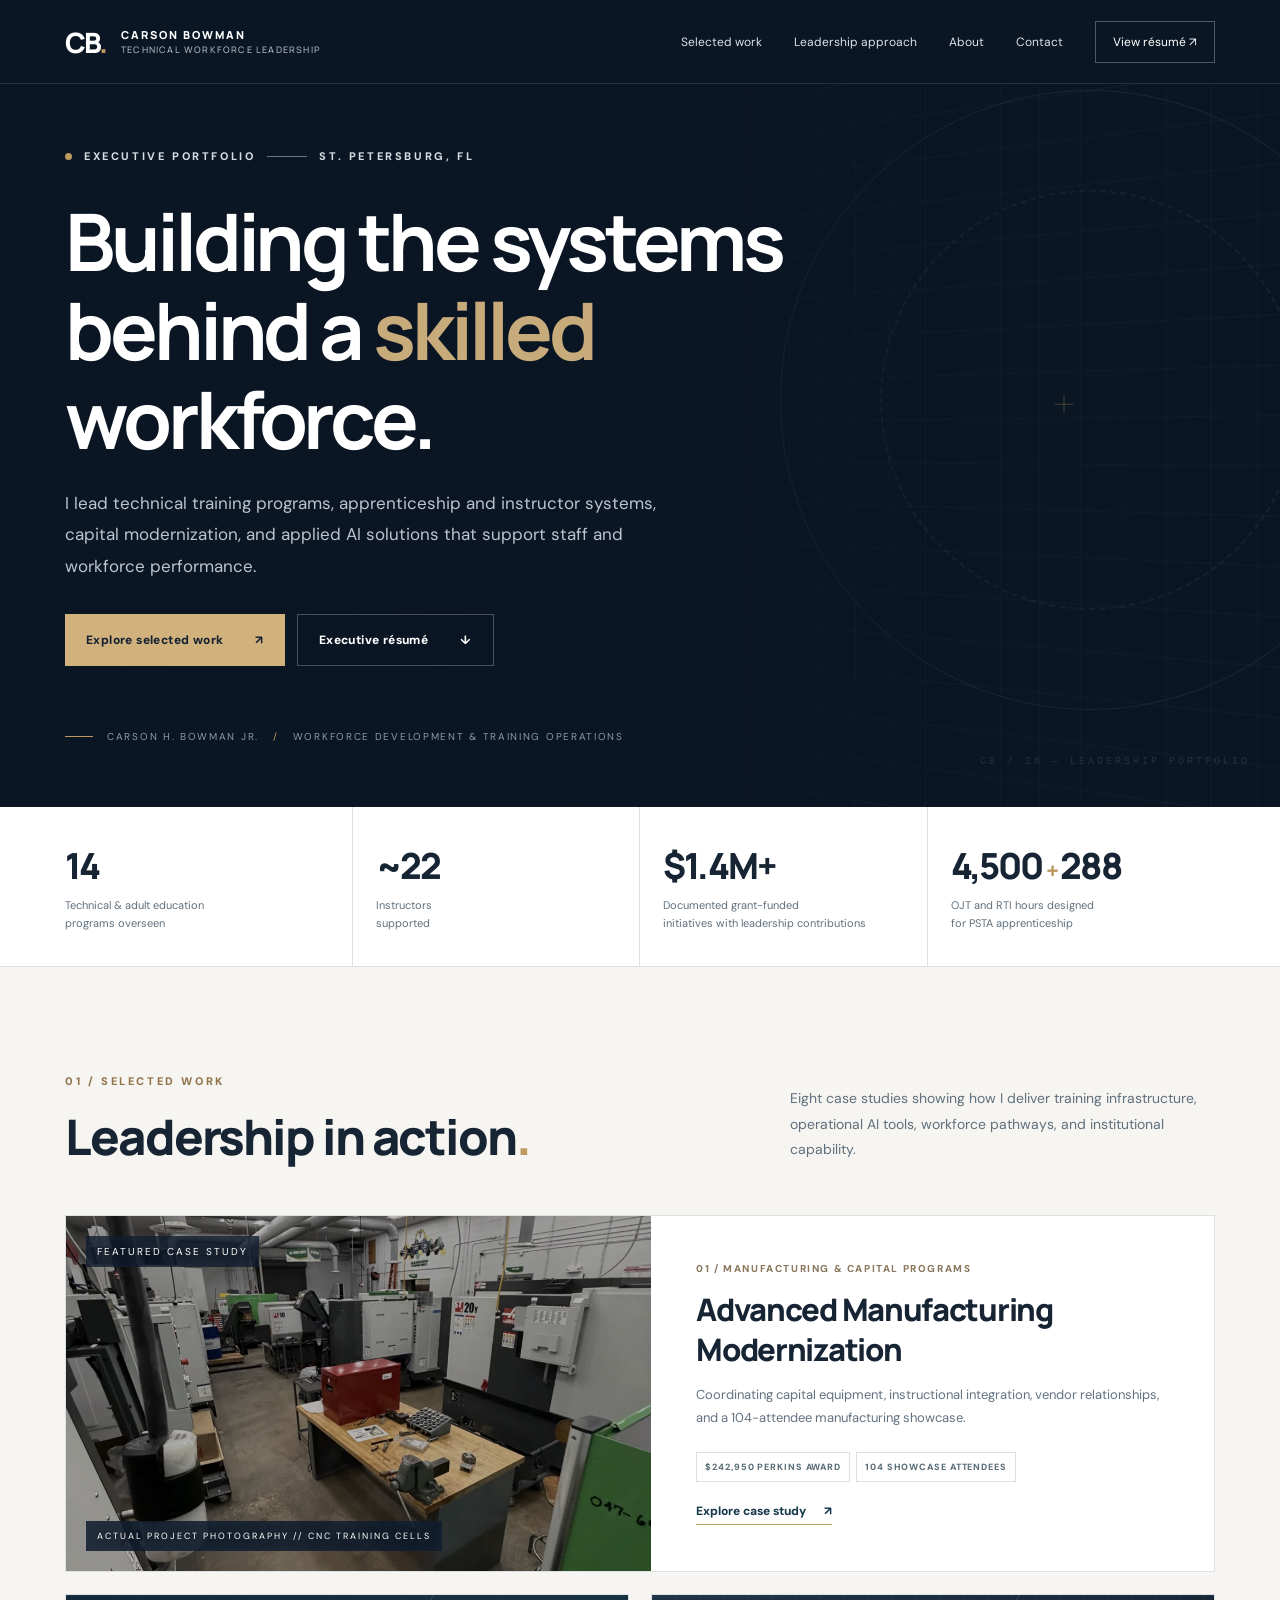
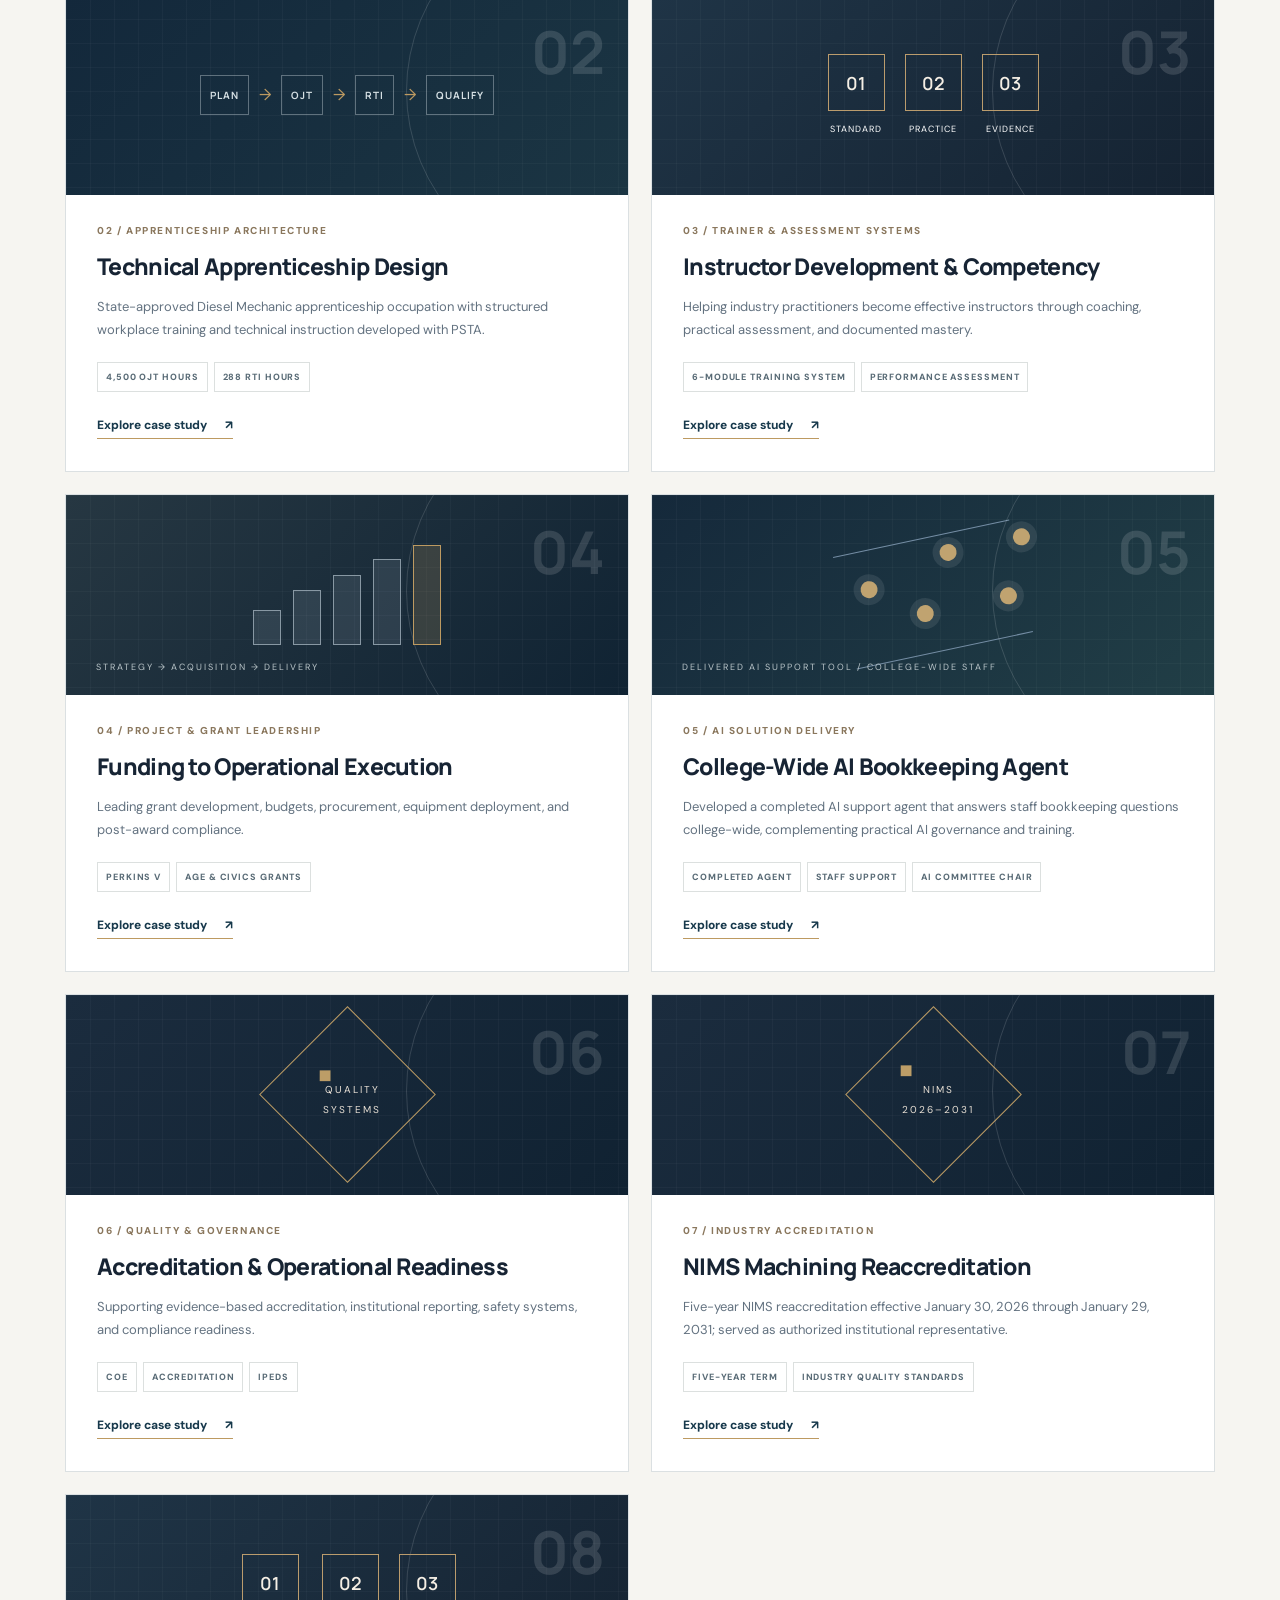
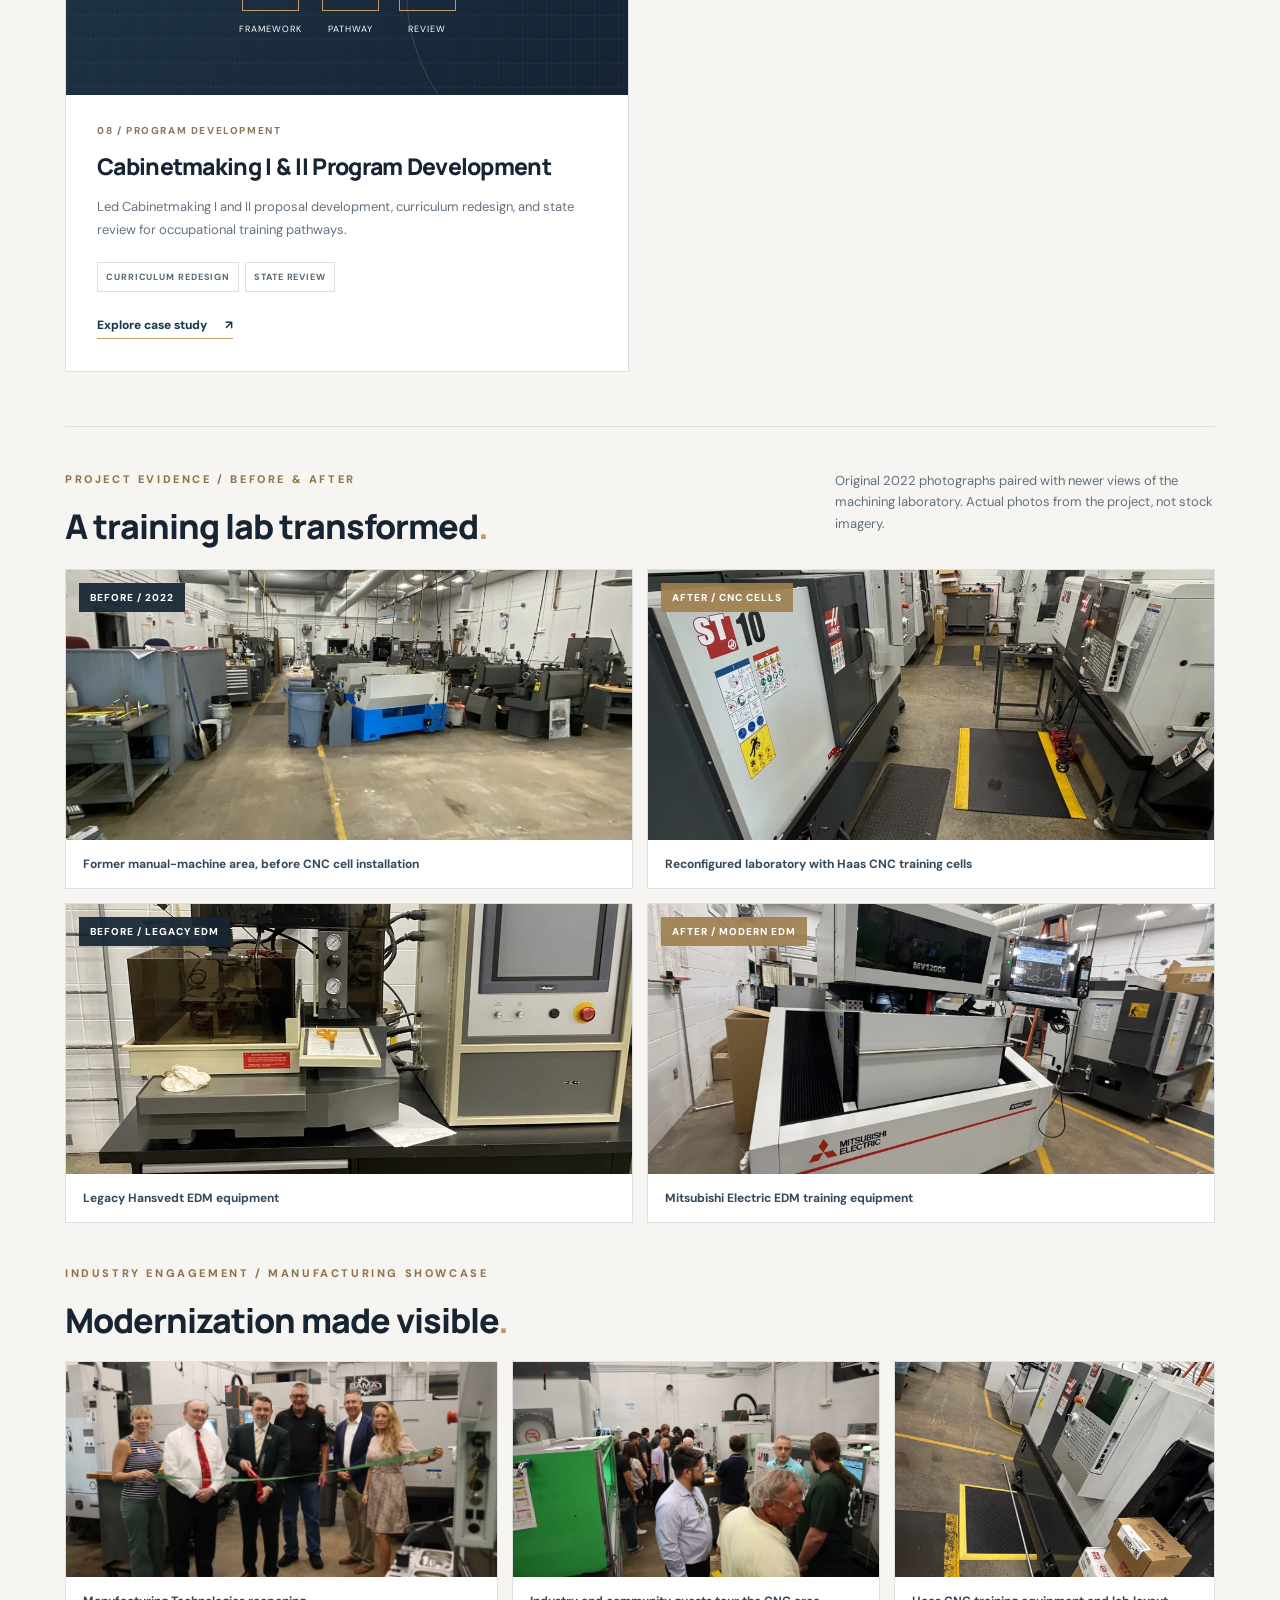
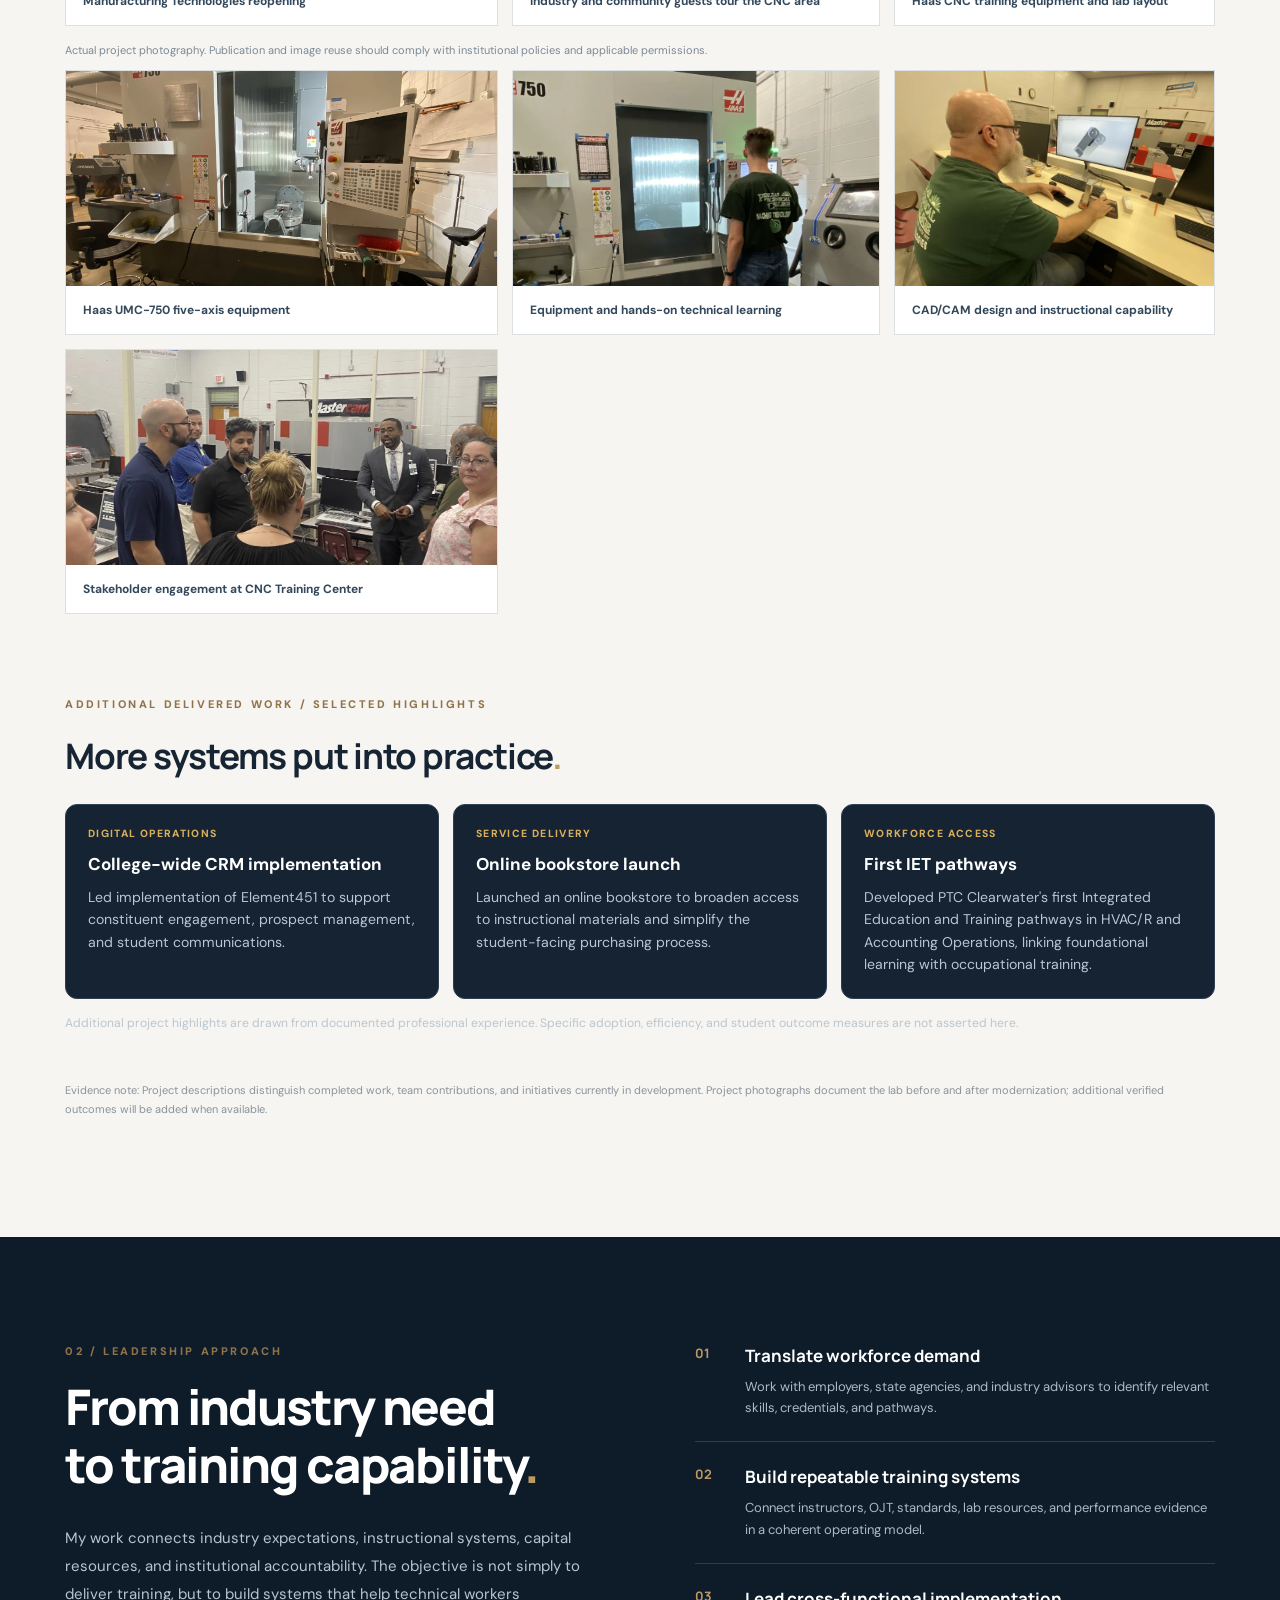
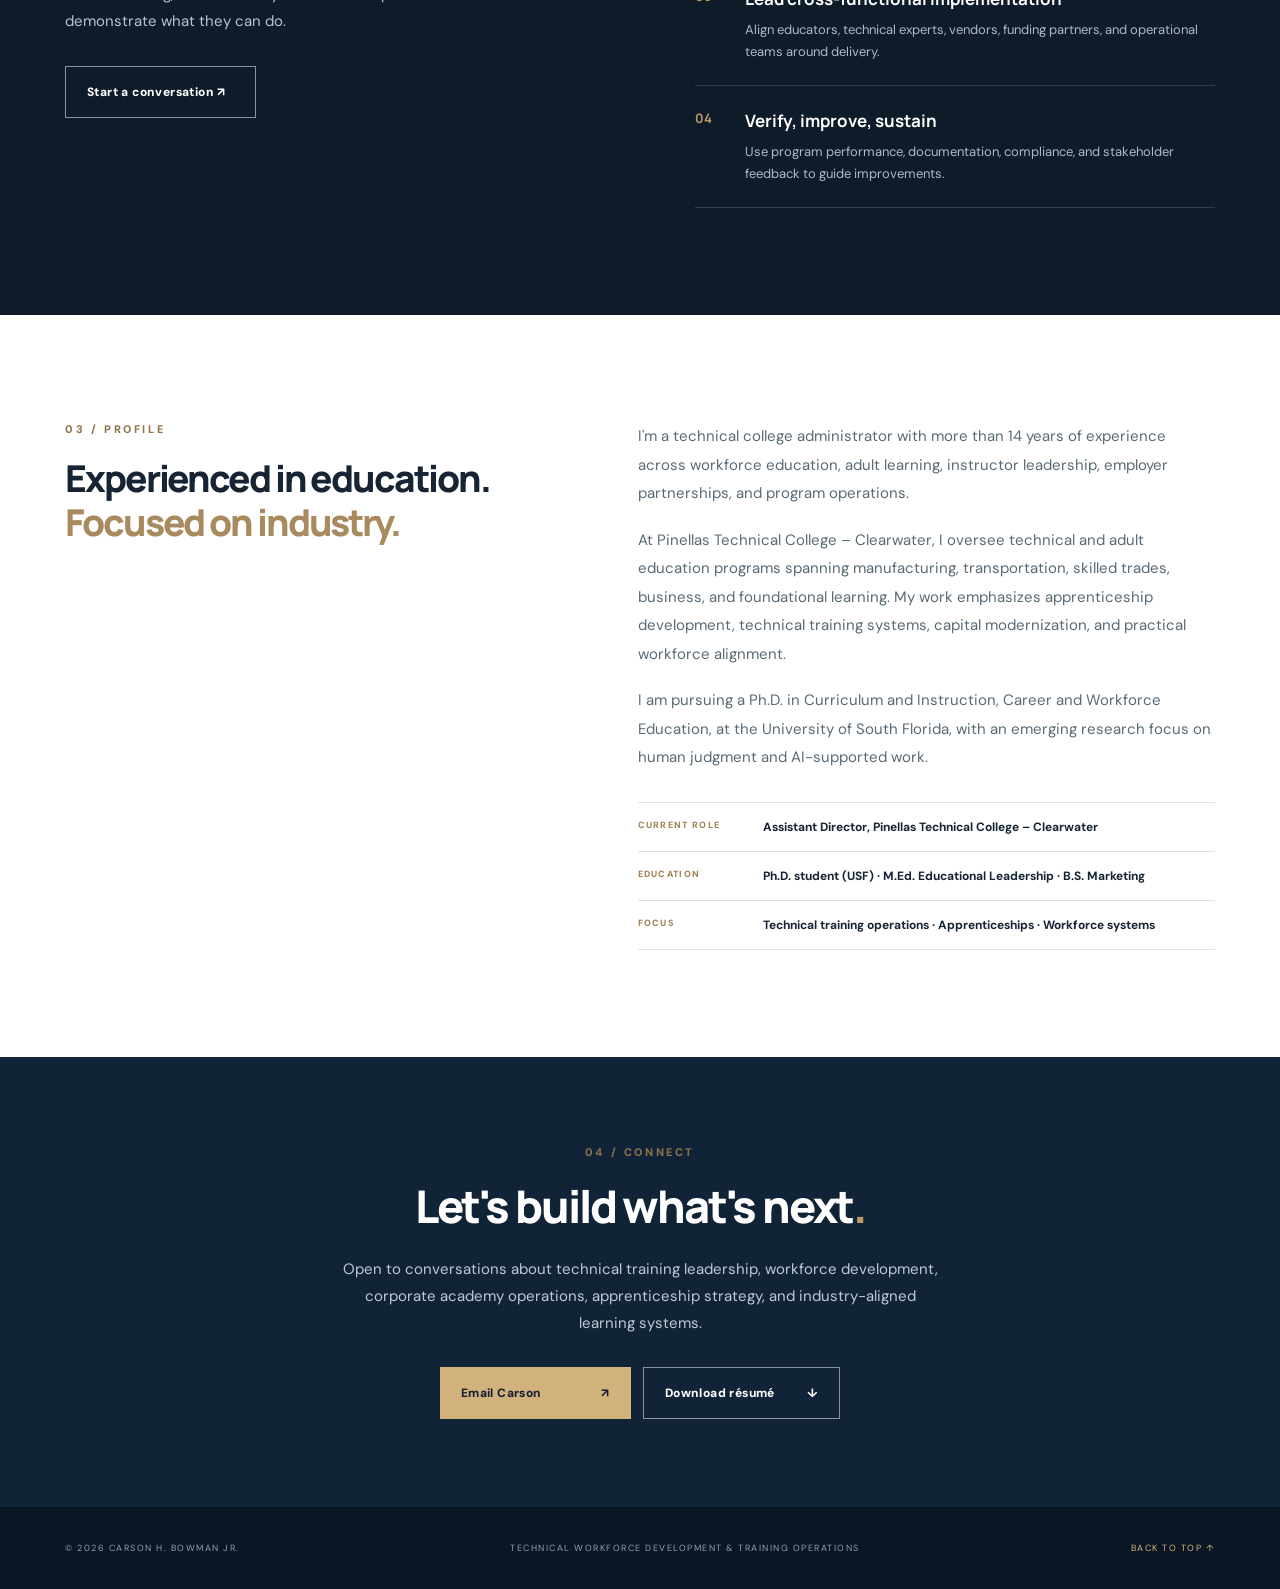
<file: index.html>
<!DOCTYPE html>
<html lang="en">
<head>
  <meta charset="UTF-8" />
  <meta name="viewport" content="width=device-width, initial-scale=1" />
  <meta name="description" content="Carson H. Bowman Jr. — Technical workforce development, training operations, apprenticeships and advanced manufacturing leadership." />
  <meta name="theme-color" content="#0b1624" />
  <title>Carson H. Bowman Jr. | Technical Workforce Leadership</title>
  <link rel="preconnect" href="https://fonts.googleapis.com" />
  <link rel="preconnect" href="https://fonts.gstatic.com" crossorigin />
  <link href="https://fonts.googleapis.com/css2?family=DM+Sans:wght@400;500;600;700&family=Manrope:wght@400;500;600;700;800&display=swap" rel="stylesheet" />
  <link rel="stylesheet" href="styles.css" />
  <script src="script.js" defer></script>
</head>
<body>
<a class="skip" href="#main">Skip to content</a>
<header class="site-header">
  <a class="brand" href="#top"><span class="brand-mark">CB<span>.</span></span><span class="brand-name">CARSON BOWMAN <small>TECHNICAL WORKFORCE LEADERSHIP</small></span></a>
  <button class="menu-btn" id="menuBtn" aria-expanded="false" aria-controls="navLinks" aria-label="Toggle navigation"><span></span><span></span><span></span></button>
  <nav class="nav" id="navLinks" aria-label="Main navigation">
    <a href="#work">Selected work</a><a href="#approach">Leadership approach</a><a href="#about">About</a><a href="#contact">Contact</a>
    <a class="nav-resume" href="assets/Carson_Bowman_Executive_Resume.pdf" target="_blank" rel="noopener">View résumé ↗</a>
  </nav>
</header>
<main id="main">
  <section class="hero" id="top">
    <div class="hero-art" aria-hidden="true"><div class="ring r1"></div><div class="ring r2"></div><div class="grid-mesh"></div><div class="crosshair">+</div><div class="measure">CB / 26 — LEADERSHIP PORTFOLIO</div></div>
    <div class="container hero-content">
      <div class="eyebrow"><span class="dot"></span> EXECUTIVE PORTFOLIO <span class="eyebrow-rule"></span> ST. PETERSBURG, FL</div>
      <h1>Building the systems<br />behind a <em>skilled</em><br />workforce.</h1>
      <p class="hero-desc">I lead technical training programs, apprenticeship and instructor systems, capital modernization, and applied AI solutions that support staff and workforce performance.</p>
      <div class="hero-actions"><a class="btn primary" href="#work">Explore selected work <span>↗</span></a><a class="btn outline" href="assets/Carson_Bowman_Executive_Resume.pdf" target="_blank" rel="noopener">Executive résumé <span>↓</span></a></div>
      <div class="hero-byline"><span class="fine-line"></span> CARSON H. BOWMAN JR. <span class="sep">/</span> WORKFORCE DEVELOPMENT & TRAINING OPERATIONS</div>
    </div>
  </section>
  <section class="metrics" aria-label="Career scope"><div class="container metrics-grid">
    <div class="metric"><strong>14</strong><span>Technical & adult education<br />programs overseen</span></div>
    <div class="metric"><strong>~22</strong><span>Instructors<br />supported</span></div>
    <div class="metric"><strong>$1.4M+</strong><span>Documented grant-funded<br />initiatives with leadership contributions</span></div>
    <div class="metric"><strong>4,500<span class="metric-plus"> + </span>288</strong><span>OJT and RTI hours designed<br />for PSTA apprenticeship</span></div>
  </div></section>
  <section class="section work-section" id="work"><div class="container">
    <div class="section-top"><div><div class="kicker">01 / SELECTED WORK</div><h2>Leadership in action<span class="gold">.</span></h2></div><p>Eight case studies showing how I deliver training infrastructure, operational AI tools, workforce pathways, and institutional capability.</p></div>
    <div class="work-grid">
      <article class="project featured" data-project="manufacturing"><div class="project-visual manufacturing photo-feature"><img src="assets/photos/after-cnc-lab.webp" alt="Upgraded CNC machining laboratory with Haas training equipment" loading="lazy"/><div class="visual-tag">FEATURED CASE STUDY</div><div class="visual-code">ACTUAL PROJECT PHOTOGRAPHY // CNC TRAINING CELLS</div></div><div class="project-info"><div class="project-index">01 / MANUFACTURING & CAPITAL PROGRAMS</div><h3>Advanced Manufacturing Modernization</h3><p>Coordinating capital equipment, instructional integration, vendor relationships, and a 104-attendee manufacturing showcase.</p><div class="tags"><span>$242,950 PERKINS AWARD</span><span>104 SHOWCASE ATTENDEES</span></div><button class="text-link" data-open="manufacturing">Explore case study <span>↗</span></button></div></article>
      <article class="project" data-project="apprenticeship"><div class="project-visual apprenticeship"><span class="visual-number">02</span><div class="path-graphic"><span>PLAN</span><i>→</i><span>OJT</span><i>→</i><span>RTI</span><i>→</i><span>QUALIFY</span></div></div><div class="project-info"><div class="project-index">02 / APPRENTICESHIP ARCHITECTURE</div><h3>Technical Apprenticeship Design</h3><p>State-approved Diesel Mechanic apprenticeship occupation with structured workplace training and technical instruction developed with PSTA.</p><div class="tags"><span>4,500 OJT HOURS</span><span>288 RTI HOURS</span></div><button class="text-link" data-open="apprenticeship">Explore case study <span>↗</span></button></div></article>
      <article class="project" data-project="instructors"><div class="project-visual instructors"><span class="visual-number">03</span><div class="assessment-graphic"><div><b>01</b><span>STANDARD</span></div><div><b>02</b><span>PRACTICE</span></div><div><b>03</b><span>EVIDENCE</span></div></div></div><div class="project-info"><div class="project-index">03 / TRAINER & ASSESSMENT SYSTEMS</div><h3>Instructor Development & Competency</h3><p>Helping industry practitioners become effective instructors through coaching, practical assessment, and documented mastery.</p><div class="tags"><span>6-MODULE TRAINING SYSTEM</span><span>PERFORMANCE ASSESSMENT</span></div><button class="text-link" data-open="instructors">Explore case study <span>↗</span></button></div></article>
      <article class="project" data-project="grants"><div class="project-visual grants"><span class="visual-number">04</span><div class="bars"><span></span><span></span><span></span><span></span><span></span></div><div class="visual-code">STRATEGY → ACQUISITION → DELIVERY</div></div><div class="project-info"><div class="project-index">04 / PROJECT & GRANT LEADERSHIP</div><h3>Funding to Operational Execution</h3><p>Leading grant development, budgets, procurement, equipment deployment, and post-award compliance.</p><div class="tags"><span>PERKINS V</span><span>AGE & CIVICS GRANTS</span></div><button class="text-link" data-open="grants">Explore case study <span>↗</span></button></div></article>
      <article class="project" data-project="ai"><div class="project-visual ai"><span class="visual-number">05</span><div class="network-graphic"><span class="node n1"></span><span class="node n2"></span><span class="node n3"></span><span class="node n4"></span><span class="node n5"></span></div><div class="visual-code">DELIVERED AI SUPPORT TOOL / COLLEGE-WIDE STAFF</div></div><div class="project-info"><div class="project-index">05 / AI SOLUTION DELIVERY</div><h3>College-Wide AI Bookkeeping Agent</h3><p>Developed a completed AI support agent that answers staff bookkeeping questions college-wide, complementing practical AI governance and training.</p><div class="tags"><span>COMPLETED AGENT</span><span>STAFF SUPPORT</span><span>AI COMMITTEE CHAIR</span></div><button class="text-link" data-open="ai">Explore case study <span>↗</span></button></div></article>
      <article class="project" data-project="governance"><div class="project-visual governance"><span class="visual-number">06</span><div class="shield-graphic">◆<span>QUALITY<br />SYSTEMS</span></div></div><div class="project-info"><div class="project-index">06 / QUALITY & GOVERNANCE</div><h3>Accreditation & Operational Readiness</h3><p>Supporting evidence-based accreditation, institutional reporting, safety systems, and compliance readiness.</p><div class="tags"><span>COE</span><span>ACCREDITATION</span><span>IPEDS</span></div><button class="text-link" data-open="governance">Explore case study <span>↗</span></button></div></article>
      <article class="project" data-project="nims"><div class="project-visual governance"><span class="visual-number">07</span><div class="shield-graphic">◆<span>NIMS<br />2026–2031</span></div></div><div class="project-info"><div class="project-index">07 / INDUSTRY ACCREDITATION</div><h3>NIMS Machining Reaccreditation</h3><p>Five-year NIMS reaccreditation effective January 30, 2026 through January 29, 2031; served as authorized institutional representative.</p><div class="tags"><span>FIVE-YEAR TERM</span><span>INDUSTRY QUALITY STANDARDS</span></div><button class="text-link" data-open="nims">Explore case study <span>↗</span></button></div></article>
      <article class="project" data-project="cabinetmaking"><div class="project-visual instructors"><span class="visual-number">08</span><div class="assessment-graphic"><div><b>01</b><span>FRAMEWORK</span></div><div><b>02</b><span>PATHWAY</span></div><div><b>03</b><span>REVIEW</span></div></div></div><div class="project-info"><div class="project-index">08 / PROGRAM DEVELOPMENT</div><h3>Cabinetmaking I &amp; II Program Development</h3><p>Led Cabinetmaking I and II proposal development, curriculum redesign, and state review for occupational training pathways.</p><div class="tags"><span>CURRICULUM REDESIGN</span><span>STATE REVIEW</span></div><button class="text-link" data-open="cabinetmaking">Explore case study <span>↗</span></button></div></article>
    </div>
    <section class="transformation" aria-labelledby="transformationTitle">
      <div class="transformation-heading"><div><div class="kicker">PROJECT EVIDENCE / BEFORE &amp; AFTER</div><h3 id="transformationTitle">A training lab transformed<span class="gold">.</span></h3></div><p>Original 2022 photographs paired with newer views of the machining laboratory. Actual photos from the project, not stock imagery.</p></div>
      <div class="comparison-grid">
        <figure class="compare-panel"><div class="compare-label">BEFORE / 2022</div><img src="assets/photos/before-manual-lab.webp" alt="Machining lab in 2022 with conventional manual machine stations" loading="lazy"/><figcaption>Former manual-machine area, before CNC cell installation</figcaption></figure>
        <figure class="compare-panel"><div class="compare-label after">AFTER / CNC CELLS</div><img src="assets/photos/after-cnc-cells.webp" alt="Same machining program after modernization, showing the CNC cell layout" loading="lazy"/><figcaption>Reconfigured laboratory with Haas CNC training cells</figcaption></figure>
        <figure class="compare-panel"><div class="compare-label">BEFORE / LEGACY EDM</div><img src="assets/photos/before-hansvedt-control.webp" alt="Older Hansvedt EDM and its separate control console" loading="lazy"/><figcaption>Legacy Hansvedt EDM equipment</figcaption></figure>
        <figure class="compare-panel"><div class="compare-label after">AFTER / MODERN EDM</div><img src="assets/photos/after-mitsubishi-edm.webp" alt="Newer Mitsubishi Electric EDM machine installed in machining laboratory" loading="lazy"/><figcaption>Mitsubishi Electric EDM training equipment</figcaption></figure>
      </div>
      <div class="showcase-gallery-title"><div class="kicker">INDUSTRY ENGAGEMENT / MANUFACTURING SHOWCASE</div><h3>Modernization made visible<span class="gold">.</span></h3></div>
      <div class="showcase-gallery">
        <figure><img src="assets/photos/showcase-ribbon-cutting.webp" alt="Manufacturing reopening ribbon-cutting in the renovated CNC lab" loading="lazy"/><figcaption>Manufacturing Technologies reopening</figcaption></figure>
        <figure><img src="assets/photos/showcase-tour.webp" alt="Visitors touring CNC machining equipment during manufacturing showcase" loading="lazy"/><figcaption>Industry and community guests tour the CNC area</figcaption></figure>
        <figure><img src="assets/photos/after-haas-cnc-row.webp" alt="Row of Haas ST-series CNC machines in upgraded machining shop" loading="lazy"/><figcaption>Haas CNC training equipment and lab layout</figcaption></figure>
      </div>
      <p class="image-disclosure">Actual project photography. Publication and image reuse should comply with institutional policies and applicable permissions.</p>
    </section>
    <section class="showcase-gallery" aria-label="Additional machining training photography">
      <figure><img src="assets/photos/haas-umc750-five-axis.webp" alt="Haas UMC-750 five-axis machining center in technical training lab" loading="lazy"/><figcaption>Haas UMC-750 five-axis equipment</figcaption></figure>
      <figure><img src="assets/photos/haas-umc750-trainee.webp" alt="Technical trainee at Haas UMC-750 machining center" loading="lazy"/><figcaption>Equipment and hands-on technical learning</figcaption></figure>
      <figure><img src="assets/photos/cad-cam-instructor.webp" alt="Instructor using CAD/CAM software in CNC training center" loading="lazy"/><figcaption>CAD/CAM design and instructional capability</figcaption></figure>
      <figure><img src="assets/photos/cnc-training-center-stakeholder-visit.webp" alt="Institutional stakeholder discussion during CNC training center visit" loading="lazy"/><figcaption>Stakeholder engagement at CNC Training Center</figcaption></figure>
    </section>
    <section class="additional-impact" aria-labelledby="additionalImpactTitle">
      <div class="kicker">ADDITIONAL DELIVERED WORK / SELECTED HIGHLIGHTS</div>
      <h3 id="additionalImpactTitle">More systems put into practice<span class="gold">.</span></h3>
      <div class="impact-grid">
        <article><span class="impact-label">DIGITAL OPERATIONS</span><h4>College-wide CRM implementation</h4><p>Led implementation of Element451 to support constituent engagement, prospect management, and student communications.</p></article>
        <article><span class="impact-label">SERVICE DELIVERY</span><h4>Online bookstore launch</h4><p>Launched an online bookstore to broaden access to instructional materials and simplify the student-facing purchasing process.</p></article>
        <article><span class="impact-label">WORKFORCE ACCESS</span><h4>First IET pathways</h4><p>Developed PTC Clearwater's first Integrated Education and Training pathways in HVAC/R and Accounting Operations, linking foundational learning with occupational training.</p></article>
      </div>
      <p class="impact-disclaimer">Additional project highlights are drawn from documented professional experience. Specific adoption, efficiency, and student outcome measures are not asserted here.</p>
    </section>
    <p class="evidence-note">Evidence note: Project descriptions distinguish completed work, team contributions, and initiatives currently in development. Project photographs document the lab before and after modernization; additional verified outcomes will be added when available.</p>
  </div></section>
  <section class="section approach-section" id="approach"><div class="container approach-layout"><div><div class="kicker">02 / LEADERSHIP APPROACH</div><h2>From industry need<br />to training capability<span class="gold">.</span></h2><p class="approach-lede">My work connects industry expectations, instructional systems, capital resources, and institutional accountability. The objective is not simply to deliver training, but to build systems that help technical workers demonstrate what they can do.</p><a class="btn outline light" href="#contact">Start a conversation ↗</a></div><div class="approach-list"><div><span>01</span><div><h3>Translate workforce demand</h3><p>Work with employers, state agencies, and industry advisors to identify relevant skills, credentials, and pathways.</p></div></div><div><span>02</span><div><h3>Build repeatable training systems</h3><p>Connect instructors, OJT, standards, lab resources, and performance evidence in a coherent operating model.</p></div></div><div><span>03</span><div><h3>Lead cross-functional implementation</h3><p>Align educators, technical experts, vendors, funding partners, and operational teams around delivery.</p></div></div><div><span>04</span><div><h3>Verify, improve, sustain</h3><p>Use program performance, documentation, compliance, and stakeholder feedback to guide improvements.</p></div></div></div></div></section>
  <section class="section about-section" id="about"><div class="container about-layout"><div><div class="kicker">03 / PROFILE</div><h2>Experienced in education.<br /><em>Focused on industry.</em></h2></div><div><p>I'm a technical college administrator with more than 14 years of experience across workforce education, adult learning, instructor leadership, employer partnerships, and program operations.</p><p>At Pinellas Technical College – Clearwater, I oversee technical and adult education programs spanning manufacturing, transportation, skilled trades, business, and foundational learning. My work emphasizes apprenticeship development, technical training systems, capital modernization, and practical workforce alignment.</p><p>I am pursuing a Ph.D. in Curriculum and Instruction, Career and Workforce Education, at the University of South Florida, with an emerging research focus on human judgment and AI-supported work.</p><div class="about-details"><div><small>CURRENT ROLE</small><strong>Assistant Director, Pinellas Technical College – Clearwater</strong></div><div><small>EDUCATION</small><strong>Ph.D. student (USF) · M.Ed. Educational Leadership · B.S. Marketing</strong></div><div><small>FOCUS</small><strong>Technical training operations · Apprenticeships · Workforce systems</strong></div></div></div></div></section>
  <section class="contact-section" id="contact"><div class="container"><div class="kicker">04 / CONNECT</div><h2>Let's build what's next<span class="gold">.</span></h2><p>Open to conversations about technical training leadership, workforce development, corporate academy operations, apprenticeship strategy, and industry-aligned learning systems.</p><div class="contact-actions"><a class="btn primary" href="mailto:carbow90@gmail.com">Email Carson <span>↗</span></a><a class="btn outline light" href="assets/Carson_Bowman_Executive_Resume.pdf" target="_blank" rel="noopener">Download résumé <span>↓</span></a></div></div></section>
</main>
<footer class="footer"><div class="container footer-inner"><span>© <span id="year">2026</span> CARSON H. BOWMAN JR.</span><span>TECHNICAL WORKFORCE DEVELOPMENT & TRAINING OPERATIONS</span><a href="#top">BACK TO TOP ↑</a></div></footer>
<dialog id="caseDialog" aria-labelledby="dialogTitle"><div class="dialog-top"><span id="dialogKicker"></span><button id="closeDialog" aria-label="Close case study">✕</button></div><div class="dialog-scroll"><h2 id="dialogTitle"></h2><p class="dialog-intro" id="dialogIntro"></p><div class="dialog-metrics" id="dialogMetrics"></div><div class="dialog-main" id="dialogMain"></div><p class="dialog-disclaimer">Case-study summary based on documented professional experience and user-provided project information. Uploaded project photographs have been included. Supporting evidence has been summarized for public viewing; original internal records are not distributed on this website.</p></div></dialog>
</body>
</html>
</file>
<file: styles.css>
:root{--navy:#0b1624;--navy2:#101f30;--cream:#f6f5f1;--ink:#172434;--muted:#60707d;--gold:#bd9a61;--line:#dbe0e2;--white:#fff;--font:'DM Sans',Arial,sans-serif;--display:'Manrope',Arial,sans-serif}*{box-sizing:border-box}html{scroll-behavior:smooth}body{margin:0;color:var(--ink);background:var(--cream);font-family:var(--font);-webkit-font-smoothing:antialiased}a{color:inherit;text-decoration:none}button{font:inherit;cursor:pointer}button:focus-visible,a:focus-visible{outline:3px solid var(--gold);outline-offset:4px}.skip{position:absolute;z-index:30;background:#fff;padding:10px;left:-999px}.skip:focus{left:10px;top:10px}.container{max-width:1240px;margin:auto;padding:0 45px}.site-header{height:84px;display:flex;justify-content:space-between;align-items:center;padding:0 max(45px,calc((100vw - 1150px)/2));background:var(--navy);border-bottom:1px solid #ffffff1c;color:white;position:relative;z-index:5}.brand{display:flex;align-items:center;gap:15px}.brand-mark{font:800 28px var(--display);letter-spacing:-2px}.brand-mark span{color:var(--gold)}.brand-name{font:800 11px var(--display);letter-spacing:2px;line-height:1.5}.brand-name small{display:block;color:#abb4bd;font-size:9px;font-weight:500;letter-spacing:1.2px}.nav{display:flex;align-items:center;gap:32px}.nav a{font-size:12px;color:#dce1e6}.nav a:hover{color:#fff}.nav .nav-resume{padding:12px 17px;border:1px solid #89929b88;color:white}.menu-btn{display:none}.hero{min-height:660px;position:relative;background:var(--navy);color:white;overflow:hidden;display:flex;align-items:center}.hero-content{width:100%;position:relative;z-index:2;padding-top:65px;padding-bottom:64px}.hero-art{position:absolute;inset:0;overflow:hidden}.hero-art:before{content:'';position:absolute;inset:0;background:linear-gradient(90deg,#0b1624 0%,#0b1624f5 38%,#0b1624a3 74%,#0b162499 100%);z-index:1}.grid-mesh{position:absolute;inset:0;background-image:linear-gradient(#6e819421 1px,transparent 1px),linear-gradient(90deg,#6e819421 1px,transparent 1px);background-size:42px 42px;transform:perspective(750px) rotateY(-16deg) scale(1.2);transform-origin:right}.ring{position:absolute;border:1px solid #a8b5c342;border-radius:50%;width:620px;height:620px;right:-120px;top:6px}.r2{width:420px;height:420px;right:-20px;top:106px;border:2px dashed #b6c4d02a}.crosshair{position:absolute;right:205px;top:289px;font-size:44px;font-weight:100;color:var(--gold)}.measure{position:absolute;right:30px;bottom:40px;color:#ffffff4a;font:10px monospace;letter-spacing:3px}.eyebrow,.kicker{font-size:11px;letter-spacing:2.6px;font-weight:800}.eyebrow{display:flex;align-items:center;gap:12px;color:#d2dce2}.dot{width:7px;height:7px;background:var(--gold);border-radius:50%}.eyebrow-rule{height:1px;width:40px;background:#697586}.hero h1{font-family:var(--display);font-size:clamp(52px,6.2vw,83px);line-height:1.12;letter-spacing:-4.1px;margin:34px 0 24px;max-width:910px}.hero h1 em{font-style:normal;color:#c7ab7b}.hero-desc{font-size:17px;line-height:1.85;max-width:600px;color:#bbc5cf;margin:0 0 32px}.hero-actions,.contact-actions{display:flex;gap:12px;flex-wrap:wrap}.btn{display:inline-flex;align-items:center;justify-content:space-between;gap:32px;min-width:191px;padding:17px 21px;font-size:12px;font-weight:800;letter-spacing:.4px;transition:transform .2s,background .2s}.btn:hover{transform:translateY(-2px)}.btn.primary{background:#d1b17c;color:#152132}.btn.outline{color:white;border:1px solid #78838e8c}.btn.outline.light{border-color:#88939f}.hero-byline{font-size:10px;color:#8e9ba7;letter-spacing:1.7px;margin-top:64px;display:flex;align-items:center;gap:14px}.fine-line{width:28px;height:1px;background:var(--gold)}.sep{color:var(--gold)}.metrics{background:#fff;border-bottom:1px solid var(--line)}.metrics-grid{display:grid;grid-template-columns:repeat(4,1fr)}.metric{padding:34px 23px;border-right:1px solid var(--line);min-height:144px}.metric:first-child{padding-left:0}.metric:last-child{border:0}.metric strong{display:block;font:800 36px var(--display);letter-spacing:-1.8px}.metric-plus{font-size:23px;color:var(--gold)}.metric span:not(.metric-plus){display:block;color:var(--muted);line-height:1.6;font-size:11px;margin-top:7px}.section{padding:107px 0}.kicker{color:#91734b;margin-bottom:20px}.section h2,.contact-section h2{font:800 clamp(31px,4vw,49px)/1.2 var(--display);letter-spacing:-2.1px;margin:0}.gold{color:var(--gold)}.section-top{display:flex;align-items:end;justify-content:space-between;gap:40px;margin-bottom:48px}.section-top p{max-width:425px;color:var(--muted);font-size:14px;line-height:1.8;margin:0 0 5px}.work-grid{display:grid;grid-template-columns:repeat(2,minmax(0,1fr));gap:22px}.project{min-width:0;border:1px solid var(--line);background:#fff;transition:transform .2s,box-shadow .2s}.project:hover{transform:translateY(-3px);box-shadow:0 16px 32px #24344710}.project.featured{grid-column:span 2;display:grid;grid-template-columns:1.04fr 1fr;min-height:355px}.project-visual{height:200px;position:relative;overflow:hidden;background:var(--navy2);display:flex;align-items:center;justify-content:center;color:white}.project.featured .project-visual{height:auto;min-height:355px}.project-visual:before{content:'';position:absolute;inset:0;background-image:linear-gradient(#fff1 1px,transparent 1px),linear-gradient(90deg,#fff1 1px,transparent 1px);background-size:24px 24px;opacity:.45}.project-visual:after{content:'';position:absolute;width:370px;height:370px;border:1px solid #ffffff24;border-radius:50%;right:-150px;top:-90px}.manufacturing{background:radial-gradient(circle at 70% 40%,#344f5a,#152634 65%)}.apprenticeship{background:linear-gradient(135deg,#13283b,#1b3543)}.instructors{background:linear-gradient(135deg,#1f3446,#152332)}.grants{background:linear-gradient(135deg,#263742,#102333)}.ai{background:linear-gradient(135deg,#15293b,#213e46)}.governance{background:linear-gradient(135deg,#1b2c3e,#102232)}.visual-tag{position:absolute;top:26px;left:30px;z-index:2;font-size:10px;letter-spacing:2px;color:#d3b988}.visual-code{position:absolute;bottom:22px;left:30px;z-index:2;font-size:9px;letter-spacing:2px;color:#bac5c9}.visual-number{position:absolute;top:16px;right:23px;font:700 59px var(--display);color:#fff2}.machine-outline{width:260px;height:180px;position:relative;border:2px solid #acb9c58a;border-top:12px solid #8d9ba6;border-bottom:12px solid #8d9ba6;transform:perspective(500px) rotateY(-12deg)}.machine-outline span{position:absolute;top:20px;left:24px;color:#d4ba88;letter-spacing:2px;font-size:11px}.machine-outline i{position:absolute;height:70px;width:40px;border:1px solid #aebac583;top:71px;left:25px}.machine-outline i:nth-of-type(2){left:95px;width:65px}.machine-outline i:nth-of-type(3){left:185px;width:40px}.path-graphic{display:flex;align-items:center;gap:10px;z-index:1}.path-graphic span{border:1px solid #aeb9c27c;padding:12px 9px;font:700 10px var(--display);color:#d5dfe3;letter-spacing:1px}.path-graphic i{font-style:normal;color:var(--gold)}.assessment-graphic{display:flex;gap:20px;z-index:1}.assessment-graphic div{display:grid;gap:12px;justify-items:center}.assessment-graphic b{width:57px;height:57px;display:grid;place-items:center;border:1px solid #bb9c6d;color:#f5efe5;font:600 18px var(--display)}.assessment-graphic span{font-size:9px;letter-spacing:1px}.bars{height:100px;display:flex;gap:12px;align-items:end;z-index:1}.bars span{width:28px;border:1px solid #b5c3ceaa;background:#b5c3ce22}.bars span:nth-child(1){height:35%}.bars span:nth-child(2){height:55%}.bars span:nth-child(3){height:70%}.bars span:nth-child(4){height:86%}.bars span:nth-child(5){height:100%;border-color:var(--gold);background:#bd9a6133}.network-graphic{position:relative;width:180px;height:115px;border-top:1px solid #748da4;border-bottom:1px solid #748da4;transform:rotate(-12deg)}.node{width:17px;height:17px;background:#c0a370;border-radius:50%;position:absolute;box-shadow:0 0 0 7px #ffffff16}.n1{top:30px;left:20px}.n2{top:65px;left:70px}.n3{top:10px;left:105px}.n4{top:65px;left:155px}.n5{top:10px;left:180px}.shield-graphic{border:1px solid #bb9b64;width:125px;height:125px;transform:rotate(45deg);display:flex;align-items:center;justify-content:center;color:#bc9d67;font-size:20px}.shield-graphic span{transform:rotate(-45deg);font-size:10px;color:#e8e0d5;letter-spacing:2px;line-height:2;text-align:center}.shield-graphic:first-letter{font-size:0}.project-info{padding:29px 31px 32px}.project.featured .project-info{display:flex;flex-direction:column;justify-content:center;padding:45px}.project-index{color:#8a775d;font-size:10px;font-weight:800;letter-spacing:1.6px}.project h3{font:800 23px/1.28 var(--display);letter-spacing:-.7px;margin:15px 0}.project.featured h3{font-size:31px;letter-spacing:-1.3px}.project p{font-size:13px;line-height:1.75;color:#637280;margin:0 0 20px}.tags{display:flex;flex-wrap:wrap;gap:6px;margin:2px 0 21px}.tags span{font-size:9px;letter-spacing:.9px;font-weight:800;border:1px solid #dce0df;padding:8px;color:#596b76}.text-link{border:0;background:transparent;padding:0 0 5px;color:#17394c;border-bottom:1px solid var(--gold);font-size:12px;font-weight:800;display:inline-flex;align-items:center;gap:18px;align-self:start}.text-link:hover{color:#a27a3f}.evidence-note{color:#89939b;font-size:11px;line-height:1.7;margin-top:22px}.approach-section{background:#0e1c2a;color:white}.approach-layout{display:grid;grid-template-columns:1fr 1fr;gap:110px}.approach-lede{line-height:1.85;color:#b8c5d0;font-size:15px;margin:30px 0}.approach-list>div{display:flex;gap:25px;padding:23px 0;border-bottom:1px solid #ffffff25}.approach-list>div:first-child{padding-top:0}.approach-list>div>span{font:700 13px var(--display);color:var(--gold);min-width:25px}.approach-list h3{font:700 17px var(--display);margin:0 0 9px}.approach-list p{color:#adbac6;line-height:1.65;font-size:13px;margin:0}.about-section{background:#fff}.about-layout{display:grid;grid-template-columns:.9fr 1.1fr;gap:100px}.about-layout h2{font-size:37px}.about-layout h2 em{font-style:normal;color:#a88a5e}.about-layout p{font-size:15px;line-height:1.9;color:#596a75;margin:0 0 18px}.about-details{margin-top:30px;border-top:1px solid var(--line)}.about-details>div{padding:16px 0;border-bottom:1px solid var(--line);display:grid;grid-template-columns:110px 1fr;gap:15px}.about-details small{font-size:9px;letter-spacing:1.3px;color:#a08052;font-weight:800}.about-details strong{font-size:12px;font-weight:700}.contact-section{background:#112437;color:#fff;text-align:center;padding:88px 0}.contact-section h2{font-size:45px}.contact-section p{max-width:600px;margin:23px auto 30px;color:#c0cbd4;font-size:15px;line-height:1.8}.contact-actions{justify-content:center}.footer{background:#0b1624;color:#91a0ad}.footer-inner{min-height:82px;display:flex;align-items:center;justify-content:space-between;gap:20px;font-size:9px;letter-spacing:1.5px}.footer a{color:#d4b685}dialog{max-width:800px;width:calc(100% - 32px);max-height:88vh;border:0;border-radius:0;padding:0;box-shadow:0 18px 80px #0009;color:var(--ink)}dialog::backdrop{background:#07111de8;backdrop-filter:blur(4px)}.dialog-top{display:flex;justify-content:space-between;align-items:center;padding:21px 35px;background:#101f2e;color:#d7b47a;font-size:11px;font-weight:800;letter-spacing:1.5px}.dialog-top button{background:transparent;border:1px solid #ffffff60;color:#fff;width:32px;height:32px}.dialog-scroll{overflow-y:auto;max-height:calc(88vh - 75px);padding:35px}.dialog-scroll h2{font:800 clamp(26px,4vw,39px)/1.2 var(--display);letter-spacing:-1px;margin:0 0 16px}.dialog-intro{color:#546473;line-height:1.8;font-size:15px}.dialog-metrics{display:flex;gap:10px;flex-wrap:wrap;margin:25px 0}.dialog-metrics div{background:#edf0ef;padding:15px;min-width:110px;flex:1}.dialog-metrics strong{display:block;font:800 21px var(--display)}.dialog-metrics small{font-size:10px;color:#687680;display:block;line-height:1.5;margin-top:5px}.dialog-main{display:grid;grid-template-columns:1fr 1fr;gap:22px}.dialog-main section{padding-top:18px;border-top:2px solid #d7dcd9}.dialog-main h3{font:800 12px var(--display);text-transform:uppercase;letter-spacing:1.4px}.dialog-main p,.dialog-main li{font-size:13px;color:#596872;line-height:1.8}.dialog-main ul{padding-left:18px}.dialog-disclaimer{font-size:11px;line-height:1.6;color:#7b8890;border-top:1px solid #dce2e2;margin-top:30px;padding-top:20px}@media(max-width:960px){.site-header{padding:0 30px}.nav{gap:15px}.container{padding:0 30px}.approach-layout{gap:50px}.about-layout{gap:50px}.hero h1{font-size:64px}}@media(max-width:720px){.site-header{height:75px;padding:0 22px}.container{padding:0 22px}.brand-name{font-size:9px;letter-spacing:1px}.menu-btn{display:grid;gap:4px;background:none;border:0;padding:15px}.menu-btn span{width:23px;height:2px;background:#fff}.nav{display:none;position:absolute;top:75px;left:0;right:0;background:#102236;flex-direction:column;align-items:stretch;gap:0;padding:15px 22px 25px;border-top:1px solid #fff2}.nav.open{display:flex}.nav a{padding:13px 0}.nav .nav-resume{text-align:center;margin-top:10px}.hero{min-height:610px}.hero-content{padding-top:60px;padding-bottom:45px}.hero h1{font-size:clamp(42px,10.4vw,63px);letter-spacing:-2.5px}.hero-desc{font-size:15px}.hero-byline{margin-top:52px;flex-wrap:wrap;line-height:1.8}.metrics-grid{grid-template-columns:repeat(2,1fr)}.metric{padding:22px 15px;border-bottom:1px solid var(--line)}.metric:nth-child(odd){padding-left:0}.metric strong{font-size:29px}.section{padding:70px 0}.section-top{display:block}.section-top p{margin-top:18px}.work-grid{grid-template-columns:1fr}.project.featured{grid-column:span 1;display:block}.project.featured .project-visual{min-height:245px}.project.featured .project-info{padding:29px 31px}.project.featured h3{font-size:25px}.approach-layout,.about-layout{grid-template-columns:1fr;gap:30px}.about-layout h2{font-size:34px}.contact-section h2{font-size:34px}.footer-inner{flex-direction:column;text-align:center;justify-content:center;padding:25px 20px;line-height:1.8}.dialog-main{grid-template-columns:1fr}.dialog-scroll{padding:23px}.dialog-top{padding:16px 23px}}@media(prefers-reduced-motion:reduce){html{scroll-behavior:auto}*{transition:none!important}}

/* Actual photo-based manufacturing case study */
.photo-feature{background:#142333}.photo-feature:before,.photo-feature:after{display:none}.photo-feature img{position:absolute;inset:0;width:100%;height:100%;object-fit:cover;filter:brightness(.73) saturate(.85)}.photo-feature .visual-code,.photo-feature .visual-tag{color:#fff;text-shadow:0 1px 8px #000b}.photo-feature .visual-tag{background:#101d2ec9;padding:9px 11px;top:20px;left:20px}.photo-feature .visual-code{background:#101d2edb;padding:9px 11px;bottom:20px;left:20px}
.transformation{margin-top:54px;padding-top:30px;border-top:1px solid var(--line)}.transformation-heading{display:flex;justify-content:space-between;align-items:end;gap:25px;margin-bottom:22px}.transformation-heading h3,.showcase-gallery-title h3{font:800 clamp(24px,3vw,34px)/1.2 var(--display);letter-spacing:-1px;margin:10px 0 0}.transformation-heading p{max-width:380px;font-size:13px;line-height:1.65;color:var(--muted)}.comparison-grid{display:grid;grid-template-columns:repeat(2,minmax(0,1fr));gap:14px}.compare-panel,.showcase-gallery figure{margin:0;background:white;border:1px solid var(--line);overflow:hidden}.compare-panel{position:relative}.compare-panel img{width:100%;height:270px;object-fit:cover;display:block}.compare-label{position:absolute;top:13px;left:13px;background:#162434eb;color:#fff;padding:8px 11px;font-size:10px;font-weight:800;letter-spacing:1px}.compare-label.after{background:#9f804fe8}.compare-panel figcaption,.showcase-gallery figcaption{font-size:12px;line-height:1.5;font-weight:700;padding:15px 17px;color:#33485b}.showcase-gallery-title{margin:43px 0 20px}.showcase-gallery{display:grid;grid-template-columns:1.35fr 1.15fr 1fr;gap:14px}.showcase-gallery img{width:100%;height:215px;object-fit:cover;display:block}.image-disclosure{font-size:11px;color:#7a8995;line-height:1.6;margin-top:16px}
@media(max-width:720px){.transformation-heading{display:block}.comparison-grid{gap:9px}.compare-panel img{height:185px}.compare-panel figcaption{font-size:11px;padding:12px}.compare-label{font-size:9px;padding:6px}.showcase-gallery{grid-template-columns:1fr}.showcase-gallery img{height:230px}}
@media(max-width:420px){.comparison-grid{grid-template-columns:1fr}.compare-panel img{height:240px}}

/* Evidence-backed instructor framework image */
.project-visual.evidence-image{padding:0;background:#f7f9f7;overflow:hidden;display:block}
.project-visual.evidence-image img{height:100%;width:100%;object-fit:contain;display:block;background:#fff}

/* Additional selected delivery projects */
.additional-impact{margin:46px 0 16px;padding:36px 0 26px;border-top:1px solid rgba(255,255,255,.16)}
.additional-impact h3{font-family:Manrope,sans-serif;font-size:clamp(1.4rem,3vw,2.2rem);letter-spacing:-.035em;margin:12px 0 24px}
.impact-grid{display:grid;grid-template-columns:repeat(3,minmax(0,1fr));gap:14px}
.impact-grid article{background:#152333;border:1px solid #304054;border-radius:12px;padding:22px}
.impact-label{display:block;color:#d9af5b;font-size:.65rem;font-weight:800;letter-spacing:.13em;margin-bottom:13px}
.impact-grid h4{font-size:1.07rem;line-height:1.3;margin:0 0 10px;color:#fff}
.impact-grid p,.impact-disclaimer{color:#bac6d0;font-size:.88rem;line-height:1.6;margin:0}
.impact-disclaimer{margin-top:15px;font-size:.76rem}
@media(max-width:740px){.impact-grid{grid-template-columns:1fr}.additional-impact{margin-top:25px}}
</file>
